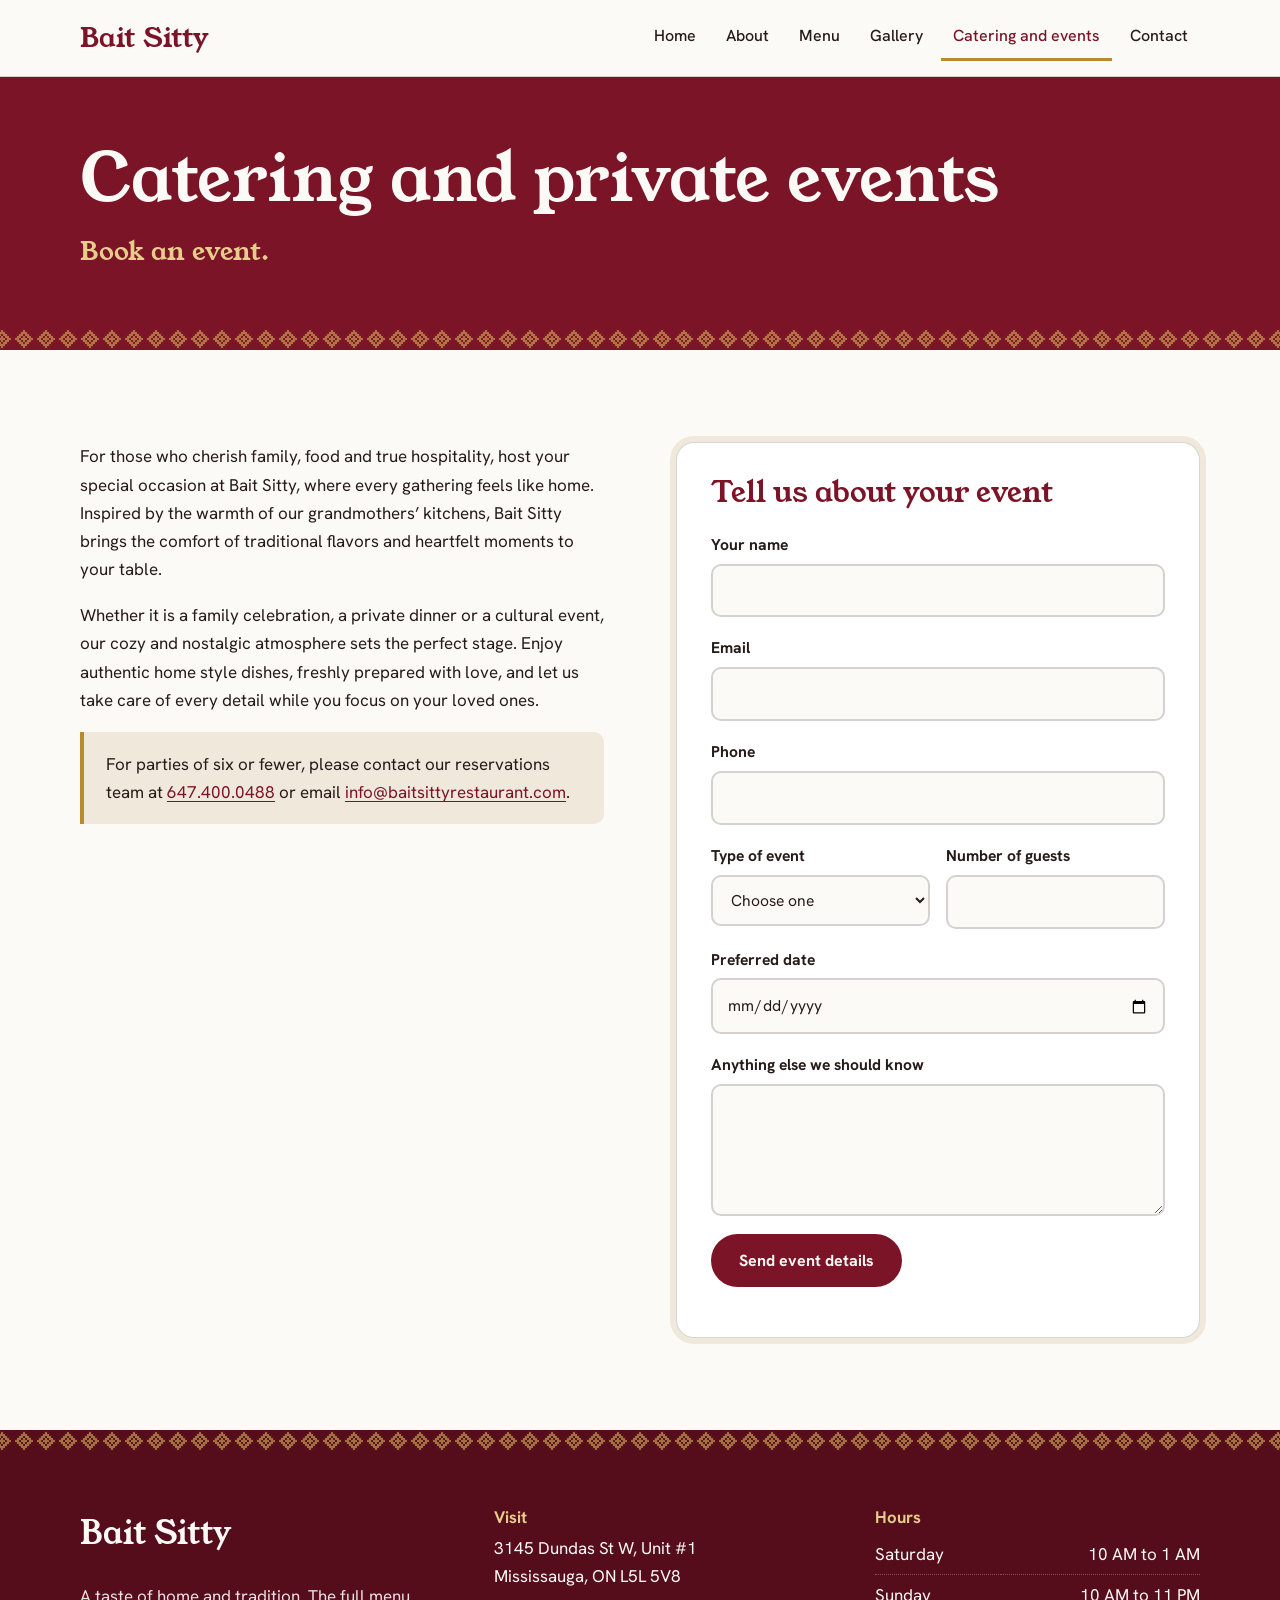
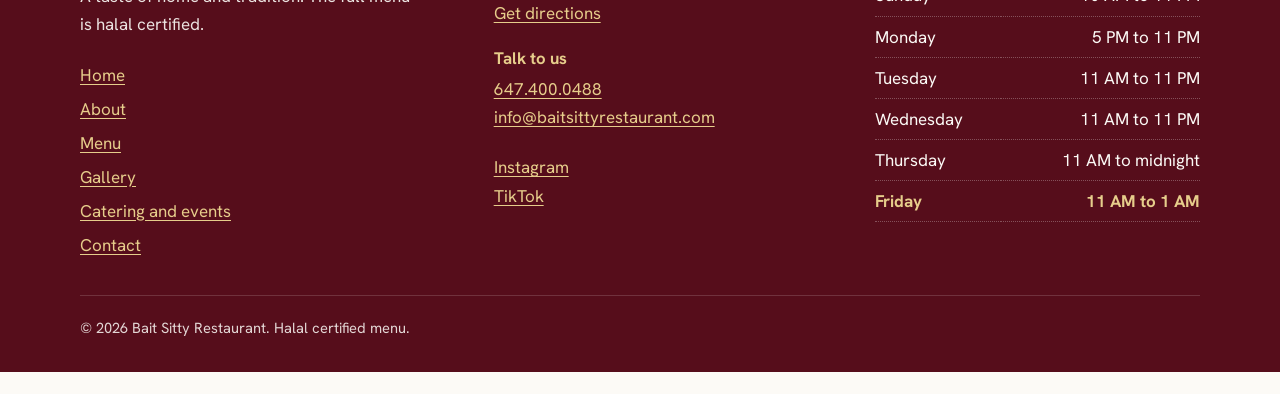
<file: catering.html>
<!doctype html>
<html lang="en">
<head>
<meta charset="utf-8">
<meta name="viewport" content="width=device-width, initial-scale=1">
<title>Catering and Private Events | Bait Sitty Restaurant</title>
<meta name="description" content="Host your family celebration, private dinner or cultural event at Bait Sitty.">
<meta name="theme-color" content="#7b1426">
<link rel="icon" href="assets/favicon.svg" type="image/svg+xml">
<link rel="preconnect" href="https://fonts.googleapis.com">
<link rel="preconnect" href="https://fonts.gstatic.com" crossorigin>
<link href="https://fonts.googleapis.com/css2?family=Hanken+Grotesk:wght@400;500;700&family=Young+Serif&display=swap" rel="stylesheet">
<link rel="stylesheet" href="assets/style.css">
</head>
<body class="">
<a class="skip" href="#main">Skip to content</a>
<header class="site-header">
  <div class="wrap bar">
    <a class="brand" href="index.html" aria-label="Bait Sitty, home">
      <img class="brand-logo" src="https://baitsittyrestaurant.com/wp-content/uploads/2025/10/WhatsApp-Image-2025-10-30-at-9.16.00-AM-Edited-e1761835567269.png" alt="" height="48" referrerpolicy="no-referrer" onerror="this.remove()">
      <span class="brand-name">Bait Sitty</span>
    </a>
    <button class="nav-toggle" type="button" aria-expanded="false" aria-controls="site-nav" aria-label="Open navigation"><span></span><span></span><span></span></button>
    <nav id="site-nav" class="site-nav" aria-label="Main"><a href="index.html">Home</a><a href="about.html">About</a><a href="menu.html">Menu</a><a href="gallery.html">Gallery</a><a href="catering.html" aria-current="page">Catering and events</a><a href="contact.html">Contact</a></nav>
  </div>
</header>
<main id="main">

<section class="page-head">
  <div class="wrap">
    <h1>Catering and private events</h1>
    <p class="lede">Book an event.</p>
  </div>
  <div class="stitch" aria-hidden="true"></div>
</section>
<section class="section">
  <div class="wrap two form-layout">
    <div class="prose">
      <p>For those who cherish family, food and true hospitality, host your special occasion at Bait Sitty, where every gathering feels like home. Inspired by the warmth of our grandmothers’ kitchens, Bait Sitty brings the comfort of traditional flavors and heartfelt moments to your table.</p>
      <p>Whether it is a family celebration, a private dinner or a cultural event, our cozy and nostalgic atmosphere sets the perfect stage. Enjoy authentic home style dishes, freshly prepared with love, and let us take care of every detail while you focus on your loved ones.</p>
      <p class="note">For parties of six or fewer, please contact our reservations team at <a href="tel:+16474000488">647.400.0488</a> or email <a href="mailto:info@baitsittyrestaurant.com">info@baitsittyrestaurant.com</a>.</p>
    </div>
    <form class="form" data-mailto="info@baitsittyrestaurant.com" data-subject="Event enquiry from the Bait Sitty website" novalidate>
      <h2>Tell us about your event</h2>
      <label for="c-name">Your name<input id="c-name" name="name" required autocomplete="name"></label>
      <label for="c-email">Email<input id="c-email" name="email" type="email" required autocomplete="email"></label>
      <label for="c-phone">Phone<input id="c-phone" name="phone" type="tel" autocomplete="tel"></label>
      <div class="row">
        <label for="c-type">Type of event
          <select id="c-type" name="type" required>
            <option value="">Choose one</option>
            <option>Family celebration</option>
            <option>Private dinner</option>
            <option>Cultural event</option>
            <option>Catering</option>
            <option>Something else</option>
          </select>
        </label>
        <label for="c-guests">Number of guests<input id="c-guests" name="guests" type="number" min="6" inputmode="numeric" required></label>
      </div>
      <label for="c-date">Preferred date<input id="c-date" name="date" type="date"></label>
      <label for="c-notes">Anything else we should know<textarea id="c-notes" name="notes" rows="4"></textarea></label>
      <button class="btn btn-red" type="submit">Send event details</button>
      <p class="form-status" role="status" aria-live="polite"></p>
    </form>
  </div>
</section>

</main>
<footer class="site-footer">
  <div class="stitch" aria-hidden="true"></div>
  <div class="wrap foot-grid">
    <div>
      <p class="foot-brand">Bait Sitty</p>
      <p class="foot-tag">A taste of home and tradition. The full menu is halal certified.</p>
      <ul class="foot-links"><li><a href="index.html">Home</a></li><li><a href="about.html">About</a></li><li><a href="menu.html">Menu</a></li><li><a href="gallery.html">Gallery</a></li><li><a href="catering.html">Catering and events</a></li><li><a href="contact.html">Contact</a></li></ul>
    </div>
    <div>
      <h2>Visit</h2>
      <address>3145 Dundas St W, Unit #1<br>Mississauga, ON L5L 5V8</address>
      <p><a href="https://www.google.com/maps/search/?api=1&query=3145+Dundas+St+W+Mississauga+ON" target="_blank" rel="noopener">Get directions</a></p>
      <h2>Talk to us</h2>
      <p><a href="tel:+16474000488">647.400.0488</a><br><a href="mailto:info@baitsittyrestaurant.com">info@baitsittyrestaurant.com</a></p>
      <p><a href="https://www.instagram.com/baitsittyrestaurant?igsh=MTJwc3AwNGZvd3J4ag==" target="_blank" rel="noopener">Instagram</a><br><a href="https://www.tiktok.com/@baitsitty?_r=1&_t=ZS-912yYYXIp20" target="_blank" rel="noopener">TikTok</a></p>
    </div>
    <div>
      <h2>Hours</h2>
      <table class="hours"><tbody><tr data-day="Saturday"><th scope="row">Saturday</th><td>10 AM to 1 AM</td></tr><tr data-day="Sunday"><th scope="row">Sunday</th><td>10 AM to 11 PM</td></tr><tr data-day="Monday"><th scope="row">Monday</th><td>5 PM to 11 PM</td></tr><tr data-day="Tuesday"><th scope="row">Tuesday</th><td>11 AM to 11 PM</td></tr><tr data-day="Wednesday"><th scope="row">Wednesday</th><td>11 AM to 11 PM</td></tr><tr data-day="Thursday"><th scope="row">Thursday</th><td>11 AM to midnight</td></tr><tr data-day="Friday"><th scope="row">Friday</th><td>11 AM to 1 AM</td></tr></tbody></table>
    </div>
  </div>
  <p class="wrap legal">© 2026 Bait Sitty Restaurant. Halal certified menu.</p>
</footer>
<script src="assets/main.js"></script>
</body>
</html>
</file>
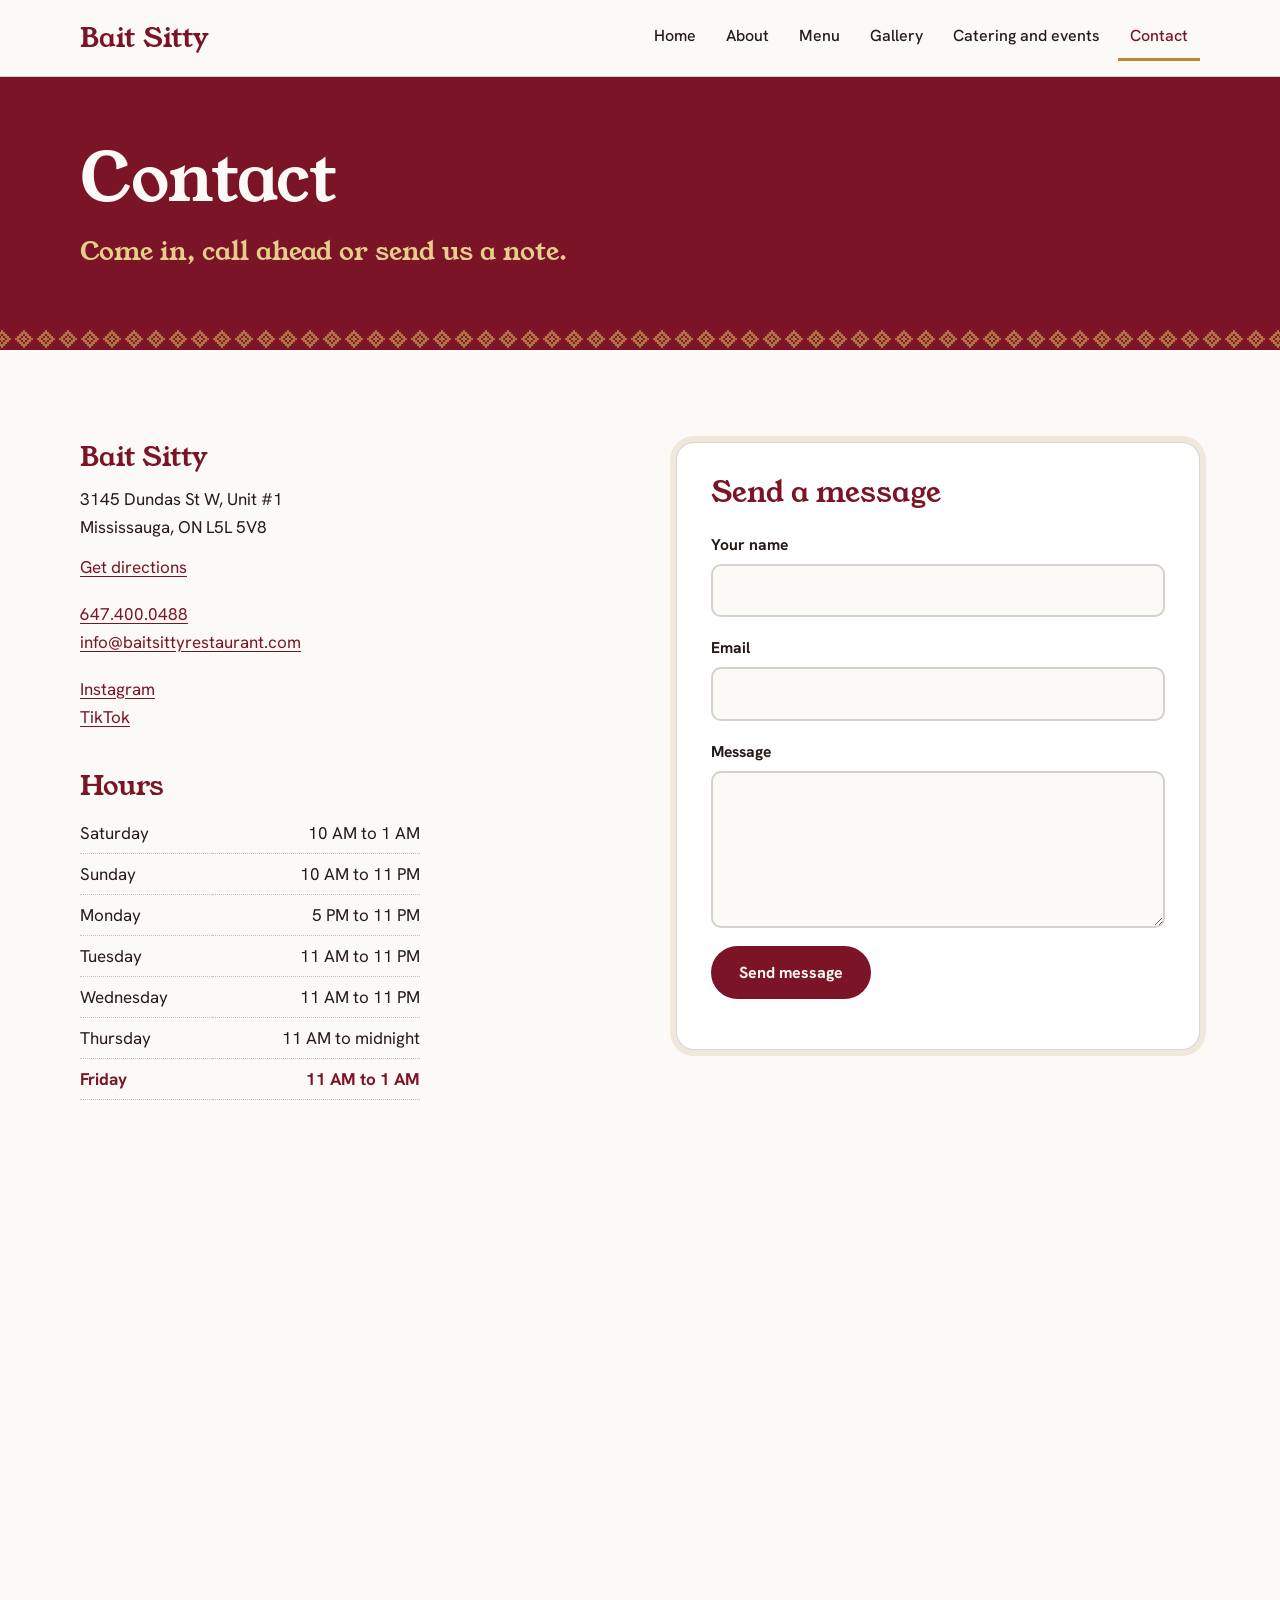
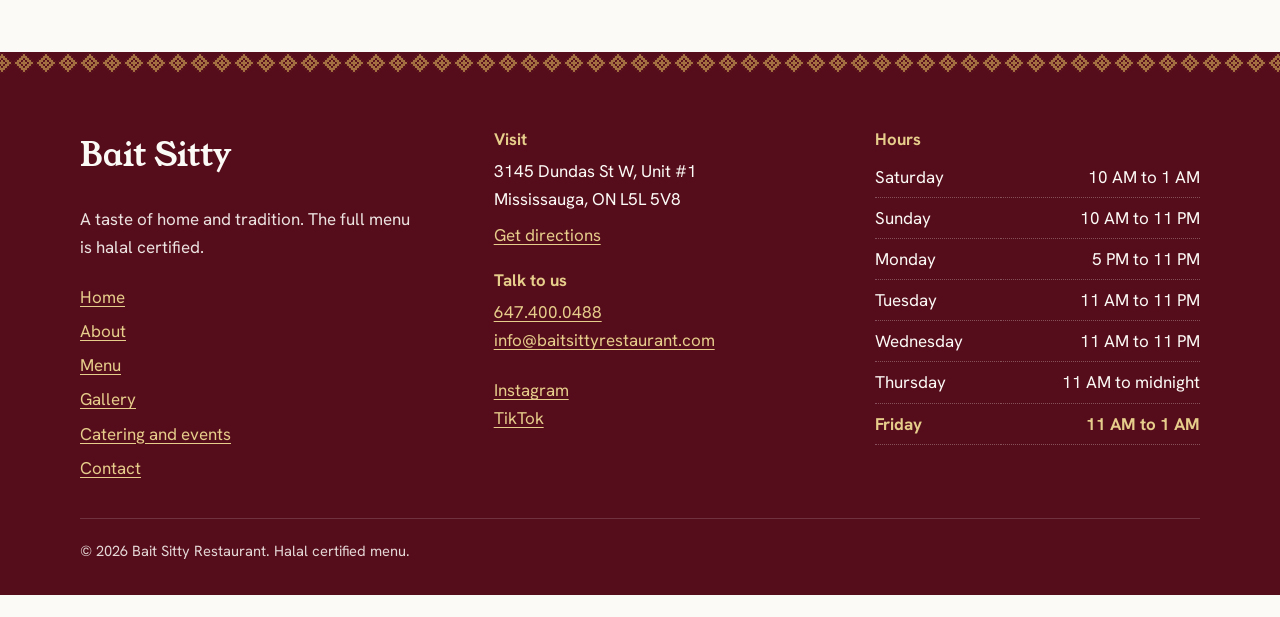
<file: contact.html>
<!doctype html>
<html lang="en">
<head>
<meta charset="utf-8">
<meta name="viewport" content="width=device-width, initial-scale=1">
<title>Contact | Bait Sitty Restaurant</title>
<meta name="description" content="Address, hours, phone and email for Bait Sitty, 3145 Dundas St W, Mississauga.">
<meta name="theme-color" content="#7b1426">
<link rel="icon" href="assets/favicon.svg" type="image/svg+xml">
<link rel="preconnect" href="https://fonts.googleapis.com">
<link rel="preconnect" href="https://fonts.gstatic.com" crossorigin>
<link href="https://fonts.googleapis.com/css2?family=Hanken+Grotesk:wght@400;500;700&family=Young+Serif&display=swap" rel="stylesheet">
<link rel="stylesheet" href="assets/style.css">
</head>
<body class="">
<a class="skip" href="#main">Skip to content</a>
<header class="site-header">
  <div class="wrap bar">
    <a class="brand" href="index.html" aria-label="Bait Sitty, home">
      <img class="brand-logo" src="https://baitsittyrestaurant.com/wp-content/uploads/2025/10/WhatsApp-Image-2025-10-30-at-9.16.00-AM-Edited-e1761835567269.png" alt="" height="48" referrerpolicy="no-referrer" onerror="this.remove()">
      <span class="brand-name">Bait Sitty</span>
    </a>
    <button class="nav-toggle" type="button" aria-expanded="false" aria-controls="site-nav" aria-label="Open navigation"><span></span><span></span><span></span></button>
    <nav id="site-nav" class="site-nav" aria-label="Main"><a href="index.html">Home</a><a href="about.html">About</a><a href="menu.html">Menu</a><a href="gallery.html">Gallery</a><a href="catering.html">Catering and events</a><a href="contact.html" aria-current="page">Contact</a></nav>
  </div>
</header>
<main id="main">

<section class="page-head">
  <div class="wrap">
    <h1>Contact</h1>
    <p class="lede">Come in, call ahead or send us a note.</p>
  </div>
  <div class="stitch" aria-hidden="true"></div>
</section>
<section class="section">
  <div class="wrap two form-layout">
    <div>
      <div class="contact-block">
        <h2>Bait Sitty</h2>
        <address>3145 Dundas St W, Unit #1<br>Mississauga, ON L5L 5V8</address>
        <p><a href="https://www.google.com/maps/search/?api=1&query=3145+Dundas+St+W+Mississauga+ON" target="_blank" rel="noopener">Get directions</a></p>
        <p><a href="tel:+16474000488">647.400.0488</a><br><a href="mailto:info@baitsittyrestaurant.com">info@baitsittyrestaurant.com</a></p>
        <p><a href="https://www.instagram.com/baitsittyrestaurant?igsh=MTJwc3AwNGZvd3J4ag==" target="_blank" rel="noopener">Instagram</a><br><a href="https://www.tiktok.com/@baitsitty?_r=1&_t=ZS-912yYYXIp20" target="_blank" rel="noopener">TikTok</a></p>
      </div>
      <div class="contact-block">
        <h2>Hours</h2>
        <table class="hours hours-light"><tbody><tr data-day="Saturday"><th scope="row">Saturday</th><td>10 AM to 1 AM</td></tr><tr data-day="Sunday"><th scope="row">Sunday</th><td>10 AM to 11 PM</td></tr><tr data-day="Monday"><th scope="row">Monday</th><td>5 PM to 11 PM</td></tr><tr data-day="Tuesday"><th scope="row">Tuesday</th><td>11 AM to 11 PM</td></tr><tr data-day="Wednesday"><th scope="row">Wednesday</th><td>11 AM to 11 PM</td></tr><tr data-day="Thursday"><th scope="row">Thursday</th><td>11 AM to midnight</td></tr><tr data-day="Friday"><th scope="row">Friday</th><td>11 AM to 1 AM</td></tr></tbody></table>
      </div>
    </div>
    <form class="form" data-mailto="info@baitsittyrestaurant.com" data-subject="Message from the Bait Sitty website" novalidate>
      <h2>Send a message</h2>
      <label for="m-name">Your name<input id="m-name" name="name" required autocomplete="name"></label>
      <label for="m-email">Email<input id="m-email" name="email" type="email" required autocomplete="email"></label>
      <label for="m-msg">Message<textarea id="m-msg" name="message" rows="5" required></textarea></label>
      <button class="btn btn-red" type="submit">Send message</button>
      <p class="form-status" role="status" aria-live="polite"></p>
    </form>
  </div>
</section>
<section class="map">
  <iframe title="Map to Bait Sitty, 3145 Dundas St W, Mississauga" src="https://maps.google.com/maps?q=3145%20Dundas%20St%20W%20Mississauga&t=m&z=14&output=embed&iwloc=near" loading="lazy" referrerpolicy="no-referrer-when-downgrade" allowfullscreen></iframe>
</section>

</main>
<footer class="site-footer">
  <div class="stitch" aria-hidden="true"></div>
  <div class="wrap foot-grid">
    <div>
      <p class="foot-brand">Bait Sitty</p>
      <p class="foot-tag">A taste of home and tradition. The full menu is halal certified.</p>
      <ul class="foot-links"><li><a href="index.html">Home</a></li><li><a href="about.html">About</a></li><li><a href="menu.html">Menu</a></li><li><a href="gallery.html">Gallery</a></li><li><a href="catering.html">Catering and events</a></li><li><a href="contact.html">Contact</a></li></ul>
    </div>
    <div>
      <h2>Visit</h2>
      <address>3145 Dundas St W, Unit #1<br>Mississauga, ON L5L 5V8</address>
      <p><a href="https://www.google.com/maps/search/?api=1&query=3145+Dundas+St+W+Mississauga+ON" target="_blank" rel="noopener">Get directions</a></p>
      <h2>Talk to us</h2>
      <p><a href="tel:+16474000488">647.400.0488</a><br><a href="mailto:info@baitsittyrestaurant.com">info@baitsittyrestaurant.com</a></p>
      <p><a href="https://www.instagram.com/baitsittyrestaurant?igsh=MTJwc3AwNGZvd3J4ag==" target="_blank" rel="noopener">Instagram</a><br><a href="https://www.tiktok.com/@baitsitty?_r=1&_t=ZS-912yYYXIp20" target="_blank" rel="noopener">TikTok</a></p>
    </div>
    <div>
      <h2>Hours</h2>
      <table class="hours"><tbody><tr data-day="Saturday"><th scope="row">Saturday</th><td>10 AM to 1 AM</td></tr><tr data-day="Sunday"><th scope="row">Sunday</th><td>10 AM to 11 PM</td></tr><tr data-day="Monday"><th scope="row">Monday</th><td>5 PM to 11 PM</td></tr><tr data-day="Tuesday"><th scope="row">Tuesday</th><td>11 AM to 11 PM</td></tr><tr data-day="Wednesday"><th scope="row">Wednesday</th><td>11 AM to 11 PM</td></tr><tr data-day="Thursday"><th scope="row">Thursday</th><td>11 AM to midnight</td></tr><tr data-day="Friday"><th scope="row">Friday</th><td>11 AM to 1 AM</td></tr></tbody></table>
    </div>
  </div>
  <p class="wrap legal">© 2026 Bait Sitty Restaurant. Halal certified menu.</p>
</footer>
<script src="assets/main.js"></script>
</body>
</html>
</file>
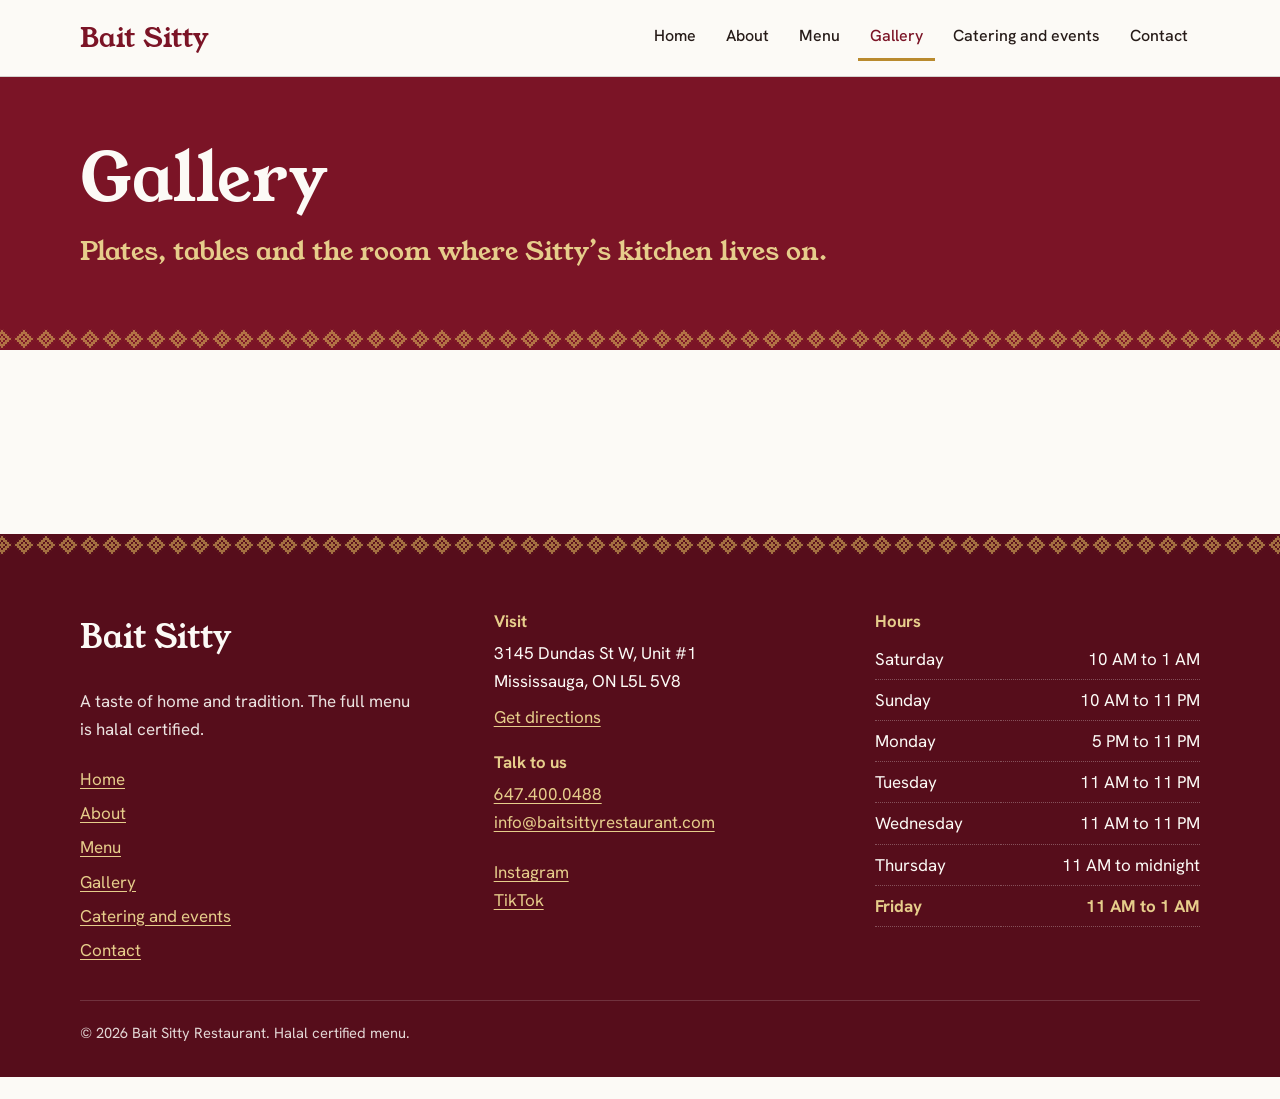
<file: gallery.html>
<!doctype html>
<html lang="en">
<head>
<meta charset="utf-8">
<meta name="viewport" content="width=device-width, initial-scale=1">
<title>Gallery | Bait Sitty Restaurant</title>
<meta name="description" content="Photos of the food and the room at Bait Sitty in Mississauga.">
<meta name="theme-color" content="#7b1426">
<link rel="icon" href="assets/favicon.svg" type="image/svg+xml">
<link rel="preconnect" href="https://fonts.googleapis.com">
<link rel="preconnect" href="https://fonts.gstatic.com" crossorigin>
<link href="https://fonts.googleapis.com/css2?family=Hanken+Grotesk:wght@400;500;700&family=Young+Serif&display=swap" rel="stylesheet">
<link rel="stylesheet" href="assets/style.css">
</head>
<body class="">
<a class="skip" href="#main">Skip to content</a>
<header class="site-header">
  <div class="wrap bar">
    <a class="brand" href="index.html" aria-label="Bait Sitty, home">
      <img class="brand-logo" src="https://baitsittyrestaurant.com/wp-content/uploads/2025/10/WhatsApp-Image-2025-10-30-at-9.16.00-AM-Edited-e1761835567269.png" alt="" height="48" referrerpolicy="no-referrer" onerror="this.remove()">
      <span class="brand-name">Bait Sitty</span>
    </a>
    <button class="nav-toggle" type="button" aria-expanded="false" aria-controls="site-nav" aria-label="Open navigation"><span></span><span></span><span></span></button>
    <nav id="site-nav" class="site-nav" aria-label="Main"><a href="index.html">Home</a><a href="about.html">About</a><a href="menu.html">Menu</a><a href="gallery.html" aria-current="page">Gallery</a><a href="catering.html">Catering and events</a><a href="contact.html">Contact</a></nav>
  </div>
</header>
<main id="main">

<section class="page-head">
  <div class="wrap">
    <h1>Gallery</h1>
    <p class="lede">Plates, tables and the room where Sitty’s kitchen lives on.</p>
  </div>
  <div class="stitch" aria-hidden="true"></div>
</section>
<section class="section">
  <div class="wrap">
    <ul class="gallery" id="gallery"><li><button type="button" class="g-item" data-full="https://baitsittyrestaurant.com/wp-content/uploads/2025/11/WhatsApp-Image-2025-11-02-at-2.49.19-AM.jpeg" aria-label="Open photo 1 of 15"><img src="https://baitsittyrestaurant.com/wp-content/uploads/2025/11/WhatsApp-Image-2025-11-02-at-2.49.19-AM.jpeg" alt="Bait Sitty photo 1 of 15" loading="lazy" referrerpolicy="no-referrer" onerror="this.closest('li').remove()"></button></li><li><button type="button" class="g-item" data-full="https://baitsittyrestaurant.com/wp-content/uploads/2025/11/WhatsApp-Image-2025-11-02-at-2.39.12-AM.jpeg" aria-label="Open photo 2 of 15"><img src="https://baitsittyrestaurant.com/wp-content/uploads/2025/11/WhatsApp-Image-2025-11-02-at-2.39.12-AM.jpeg" alt="Bait Sitty photo 2 of 15" loading="lazy" referrerpolicy="no-referrer" onerror="this.closest('li').remove()"></button></li><li><button type="button" class="g-item" data-full="https://baitsittyrestaurant.com/wp-content/uploads/2025/11/WhatsApp-Image-2025-11-01-at-12.04.28-PM.jpeg" aria-label="Open photo 3 of 15"><img src="https://baitsittyrestaurant.com/wp-content/uploads/2025/11/WhatsApp-Image-2025-11-01-at-12.04.28-PM.jpeg" alt="Bait Sitty photo 3 of 15" loading="lazy" referrerpolicy="no-referrer" onerror="this.closest('li').remove()"></button></li><li><button type="button" class="g-item" data-full="https://baitsittyrestaurant.com/wp-content/uploads/2025/11/WhatsApp-Image-2025-11-01-at-10.30.06-AM.jpeg" aria-label="Open photo 4 of 15"><img src="https://baitsittyrestaurant.com/wp-content/uploads/2025/11/WhatsApp-Image-2025-11-01-at-10.30.06-AM.jpeg" alt="Bait Sitty photo 4 of 15" loading="lazy" referrerpolicy="no-referrer" onerror="this.closest('li').remove()"></button></li><li><button type="button" class="g-item" data-full="https://baitsittyrestaurant.com/wp-content/uploads/2025/11/WhatsApp-Image-2025-11-01-at-10.30.06-AM-1.jpeg" aria-label="Open photo 5 of 15"><img src="https://baitsittyrestaurant.com/wp-content/uploads/2025/11/WhatsApp-Image-2025-11-01-at-10.30.06-AM-1.jpeg" alt="Bait Sitty photo 5 of 15" loading="lazy" referrerpolicy="no-referrer" onerror="this.closest('li').remove()"></button></li><li><button type="button" class="g-item" data-full="https://baitsittyrestaurant.com/wp-content/uploads/2025/11/WhatsApp-Image-2025-11-01-at-10.30.06-AM-3-e1762294048363.jpeg" aria-label="Open photo 6 of 15"><img src="https://baitsittyrestaurant.com/wp-content/uploads/2025/11/WhatsApp-Image-2025-11-01-at-10.30.06-AM-3-e1762294048363.jpeg" alt="Bait Sitty photo 6 of 15" loading="lazy" referrerpolicy="no-referrer" onerror="this.closest('li').remove()"></button></li><li><button type="button" class="g-item" data-full="https://baitsittyrestaurant.com/wp-content/uploads/2025/11/WhatsApp-Image-2025-11-01-at-11.02.34-AM-1.jpeg" aria-label="Open photo 7 of 15"><img src="https://baitsittyrestaurant.com/wp-content/uploads/2025/11/WhatsApp-Image-2025-11-01-at-11.02.34-AM-1.jpeg" alt="Bait Sitty photo 7 of 15" loading="lazy" referrerpolicy="no-referrer" onerror="this.closest('li').remove()"></button></li><li><button type="button" class="g-item" data-full="https://baitsittyrestaurant.com/wp-content/uploads/2025/11/WhatsApp-Image-2025-11-01-at-10.19.37-AM.jpeg" aria-label="Open photo 8 of 15"><img src="https://baitsittyrestaurant.com/wp-content/uploads/2025/11/WhatsApp-Image-2025-11-01-at-10.19.37-AM.jpeg" alt="Bait Sitty photo 8 of 15" loading="lazy" referrerpolicy="no-referrer" onerror="this.closest('li').remove()"></button></li><li><button type="button" class="g-item" data-full="https://baitsittyrestaurant.com/wp-content/uploads/2025/11/WhatsApp-Image-2025-11-02-at-2.49.20-AM.jpeg" aria-label="Open photo 9 of 15"><img src="https://baitsittyrestaurant.com/wp-content/uploads/2025/11/WhatsApp-Image-2025-11-02-at-2.49.20-AM.jpeg" alt="Bait Sitty photo 9 of 15" loading="lazy" referrerpolicy="no-referrer" onerror="this.closest('li').remove()"></button></li><li><button type="button" class="g-item" data-full="https://baitsittyrestaurant.com/wp-content/uploads/2025/11/WhatsApp-Image-2025-11-04-at-3.01.04-PM-3.jpeg" aria-label="Open photo 10 of 15"><img src="https://baitsittyrestaurant.com/wp-content/uploads/2025/11/WhatsApp-Image-2025-11-04-at-3.01.04-PM-3.jpeg" alt="Bait Sitty photo 10 of 15" loading="lazy" referrerpolicy="no-referrer" onerror="this.closest('li').remove()"></button></li><li><button type="button" class="g-item" data-full="https://baitsittyrestaurant.com/wp-content/uploads/2025/11/WhatsApp-Image-2025-11-04-at-3.01.04-PM-2.jpeg" aria-label="Open photo 11 of 15"><img src="https://baitsittyrestaurant.com/wp-content/uploads/2025/11/WhatsApp-Image-2025-11-04-at-3.01.04-PM-2.jpeg" alt="Bait Sitty photo 11 of 15" loading="lazy" referrerpolicy="no-referrer" onerror="this.closest('li').remove()"></button></li><li><button type="button" class="g-item" data-full="https://baitsittyrestaurant.com/wp-content/uploads/2025/11/WhatsApp-Image-2025-11-04-at-3.01.04-PM-1.jpeg" aria-label="Open photo 12 of 15"><img src="https://baitsittyrestaurant.com/wp-content/uploads/2025/11/WhatsApp-Image-2025-11-04-at-3.01.04-PM-1.jpeg" alt="Bait Sitty photo 12 of 15" loading="lazy" referrerpolicy="no-referrer" onerror="this.closest('li').remove()"></button></li><li><button type="button" class="g-item" data-full="https://baitsittyrestaurant.com/wp-content/uploads/2025/11/WhatsApp-Image-2025-11-04-at-3.01.04-PM.jpeg" aria-label="Open photo 13 of 15"><img src="https://baitsittyrestaurant.com/wp-content/uploads/2025/11/WhatsApp-Image-2025-11-04-at-3.01.04-PM.jpeg" alt="Bait Sitty photo 13 of 15" loading="lazy" referrerpolicy="no-referrer" onerror="this.closest('li').remove()"></button></li><li><button type="button" class="g-item" data-full="https://baitsittyrestaurant.com/wp-content/uploads/2025/11/WhatsApp-Image-2025-11-05-at-00.32.41_8d3b6da3.jpg" aria-label="Open photo 14 of 15"><img src="https://baitsittyrestaurant.com/wp-content/uploads/2025/11/WhatsApp-Image-2025-11-05-at-00.32.41_8d3b6da3.jpg" alt="Bait Sitty photo 14 of 15" loading="lazy" referrerpolicy="no-referrer" onerror="this.closest('li').remove()"></button></li><li><button type="button" class="g-item" data-full="https://baitsittyrestaurant.com/wp-content/uploads/2025/11/WhatsApp-Image-2025-11-02-at-2.44.23-AM.jpeg" aria-label="Open photo 15 of 15"><img src="https://baitsittyrestaurant.com/wp-content/uploads/2025/11/WhatsApp-Image-2025-11-02-at-2.44.23-AM.jpeg" alt="Bait Sitty photo 15 of 15" loading="lazy" referrerpolicy="no-referrer" onerror="this.closest('li').remove()"></button></li></ul>
  </div>
</section>
<dialog id="lightbox" aria-label="Photo viewer">
  <button type="button" class="lb-close" aria-label="Close">Close</button>
  <button type="button" class="lb-prev" aria-label="Previous photo">Previous</button>
  <img alt="">
  <button type="button" class="lb-next" aria-label="Next photo">Next</button>
</dialog>

</main>
<footer class="site-footer">
  <div class="stitch" aria-hidden="true"></div>
  <div class="wrap foot-grid">
    <div>
      <p class="foot-brand">Bait Sitty</p>
      <p class="foot-tag">A taste of home and tradition. The full menu is halal certified.</p>
      <ul class="foot-links"><li><a href="index.html">Home</a></li><li><a href="about.html">About</a></li><li><a href="menu.html">Menu</a></li><li><a href="gallery.html">Gallery</a></li><li><a href="catering.html">Catering and events</a></li><li><a href="contact.html">Contact</a></li></ul>
    </div>
    <div>
      <h2>Visit</h2>
      <address>3145 Dundas St W, Unit #1<br>Mississauga, ON L5L 5V8</address>
      <p><a href="https://www.google.com/maps/search/?api=1&query=3145+Dundas+St+W+Mississauga+ON" target="_blank" rel="noopener">Get directions</a></p>
      <h2>Talk to us</h2>
      <p><a href="tel:+16474000488">647.400.0488</a><br><a href="mailto:info@baitsittyrestaurant.com">info@baitsittyrestaurant.com</a></p>
      <p><a href="https://www.instagram.com/baitsittyrestaurant?igsh=MTJwc3AwNGZvd3J4ag==" target="_blank" rel="noopener">Instagram</a><br><a href="https://www.tiktok.com/@baitsitty?_r=1&_t=ZS-912yYYXIp20" target="_blank" rel="noopener">TikTok</a></p>
    </div>
    <div>
      <h2>Hours</h2>
      <table class="hours"><tbody><tr data-day="Saturday"><th scope="row">Saturday</th><td>10 AM to 1 AM</td></tr><tr data-day="Sunday"><th scope="row">Sunday</th><td>10 AM to 11 PM</td></tr><tr data-day="Monday"><th scope="row">Monday</th><td>5 PM to 11 PM</td></tr><tr data-day="Tuesday"><th scope="row">Tuesday</th><td>11 AM to 11 PM</td></tr><tr data-day="Wednesday"><th scope="row">Wednesday</th><td>11 AM to 11 PM</td></tr><tr data-day="Thursday"><th scope="row">Thursday</th><td>11 AM to midnight</td></tr><tr data-day="Friday"><th scope="row">Friday</th><td>11 AM to 1 AM</td></tr></tbody></table>
    </div>
  </div>
  <p class="wrap legal">© 2026 Bait Sitty Restaurant. Halal certified menu.</p>
</footer>
<script src="assets/main.js"></script>
</body>
</html>
</file>
<file: assets/style.css>
/* Bait Sitty. Palette is taken from tatreez embroidery: crimson thread, olive oil, brass, lace. */
:root {
  --ink: #261b18;
  --muted: #5c4e47;
  --red: #7b1426;
  --red-deep: #560d1b;
  --olive: #3b4727;
  --olive-deep: #2c361d;
  --brass: #b98a2e;
  --brass-light: #e6cd8b;
  --lace: #fcfaf6;
  --sand: #f0e8da;
  --line: rgba(38, 27, 24, 0.18);
  --display: "Young Serif", Georgia, "Times New Roman", serif;
  --body: "Hanken Grotesk", system-ui, -apple-system, "Segoe UI", sans-serif;
}

*, *::before, *::after { box-sizing: border-box; }
html { scroll-behavior: smooth; scroll-padding-top: 130px; }
body {
  margin: 0;
  font-family: var(--body);
  font-size: 1.0625rem;
  line-height: 1.65;
  color: var(--ink);
  background: var(--lace);
  -webkit-font-smoothing: antialiased;
}
img { max-width: 100%; display: block; }
a { color: var(--red); text-underline-offset: 3px; }
a:hover { color: var(--red-deep); }
:focus-visible { outline: 3px solid var(--brass); outline-offset: 3px; }
.sr { position: absolute; width: 1px; height: 1px; overflow: hidden; clip: rect(0 0 0 0); white-space: nowrap; }
.skip { position: absolute; left: 12px; top: -60px; background: var(--ink); color: var(--lace); padding: 10px 16px; border-radius: 8px; z-index: 100; }
.skip:focus { top: 12px; }

.wrap { width: min(1120px, calc(100% - 48px)); margin-inline: auto; }
h1, h2, h3, h4 { font-family: var(--display); font-weight: 400; line-height: 1.12; margin: 0; }
p { margin: 0 0 1.1em; }

/* tatreez band */
.stitch {
  height: 22px;
  background: url("tatreez-brass.svg") repeat-x center / auto 22px;
}
.stitch.draw { animation: stitch-in 1.8s steps(40) both; }
@keyframes stitch-in { from { clip-path: inset(0 100% 0 0); } to { clip-path: inset(0 0 0 0); } }
@media (prefers-reduced-motion: reduce) {
  .stitch.draw { animation: none; }
  html { scroll-behavior: auto; }
}

/* header */
.site-header { background: var(--lace); border-bottom: 1px solid var(--line); position: relative; z-index: 20; }
.bar { display: flex; align-items: center; justify-content: space-between; gap: 24px; min-height: 76px; }
.brand { display: flex; align-items: center; gap: 12px; text-decoration: none; color: var(--red); }
.brand-logo { height: 48px; width: auto; }
.brand-name { font-family: var(--display); font-size: 1.7rem; letter-spacing: 0.005em; }
.site-nav { display: flex; gap: 6px; flex-wrap: wrap; justify-content: flex-end; }
.site-nav a {
  text-decoration: none; color: var(--ink); font-weight: 500; font-size: 1rem;
  padding: 8px 12px; border-bottom: 3px solid transparent;
}
.site-nav a:hover { color: var(--red); border-bottom-color: var(--brass-light); }
.site-nav a[aria-current="page"] { color: var(--red); border-bottom-color: var(--brass); }
.nav-toggle { display: none; background: none; border: 1px solid var(--line); border-radius: 10px; width: 46px; height: 46px; padding: 0; cursor: pointer; flex-direction: column; justify-content: center; align-items: center; gap: 5px; }
.nav-toggle span { display: block; width: 20px; height: 2px; background: var(--ink); }

@media (max-width: 900px) {
  .nav-toggle { display: flex; }
  .site-nav {
    display: none; position: absolute; left: 0; right: 0; top: 100%;
    background: var(--lace); flex-direction: column; gap: 0; padding: 8px 24px 20px;
    border-bottom: 1px solid var(--line); box-shadow: 0 18px 30px rgba(38, 27, 24, 0.12);
  }
  .site-nav.open { display: flex; }
  .site-nav a { padding: 14px 0; border-bottom: 1px solid var(--line); font-size: 1.1rem; }
  .site-nav a[aria-current="page"] { border-bottom-color: var(--brass); }
}

/* buttons */
.btn {
  display: inline-block; font-family: var(--body); font-weight: 700; font-size: 1rem;
  text-decoration: none; padding: 14px 26px; border-radius: 999px; border: 2px solid transparent; cursor: pointer;
  transition: background-color 0.15s, color 0.15s, border-color 0.15s;
}
.btn-brass { background: var(--brass-light); color: var(--red-deep); }
.btn-brass:hover { background: #f1dfae; color: var(--red-deep); }
.btn-ghost { border-color: var(--brass-light); color: var(--lace); background: transparent; }
.btn-ghost:hover { background: rgba(255, 255, 255, 0.1); color: var(--lace); }
.btn-red { background: var(--red); color: var(--lace); }
.btn-red:hover { background: var(--red-deep); color: var(--lace); }
.btn-row { display: flex; gap: 14px; flex-wrap: wrap; margin: 28px 0 0; }

/* hero */
.hero { background: var(--red); color: var(--lace); }
.hero-grid { display: grid; grid-template-columns: 1.15fr 0.85fr; gap: 64px; align-items: center; padding: 72px 0 80px; }
.hero-kicker { font-size: 1rem; color: var(--brass-light); margin-bottom: 14px; font-weight: 500; }
.hero h1 { font-size: clamp(3rem, 7.4vw, 6rem); line-height: 0.98; letter-spacing: -0.01em; }
.hero-sub { font-family: var(--display); font-size: clamp(1.4rem, 2.6vw, 2rem); color: var(--brass-light); margin: 18px 0 22px; }
.hero-text { max-width: 54ch; font-size: 1.125rem; opacity: 0.95; }
.hero-fact { margin: 26px 0 0; font-size: 0.98rem; color: var(--brass-light); }
.arch-wrap { display: flex; justify-content: center; padding: 10px; }
.arch {
  width: min(400px, 100%); aspect-ratio: 4 / 5; border-radius: 999px 999px 14px 14px; overflow: hidden;
  background: var(--red-deep) url("tatreez-brass.svg") center / 33px;
  box-shadow: 0 0 0 9px var(--red), 0 0 0 12px var(--brass-light);
}
.arch img { width: 100%; height: 100%; object-fit: cover; }
@media (max-width: 860px) {
  .hero-grid { grid-template-columns: 1fr; gap: 44px; padding: 52px 0 60px; }
  .arch { width: min(320px, 82%); }
}

/* sections */
.section { padding: 92px 0; }
.section-title { font-size: clamp(2rem, 4vw, 3rem); color: var(--red); margin-bottom: 14px; }
.section-lede { font-size: 1.2rem; max-width: 52ch; color: var(--muted); }
.center { text-align: center; margin-top: 44px; }
.two { display: grid; grid-template-columns: 1fr 1fr; gap: 72px; align-items: center; }
.two.flip > :first-child { order: 0; }
.prose p { max-width: 60ch; }
.prose h2 { font-size: clamp(2rem, 3.6vw, 2.8rem); margin-bottom: 20px; }
.big { font-family: var(--display); font-size: clamp(1.35rem, 2.4vw, 1.8rem); line-height: 1.3; margin-top: 1.4em; }
.pull { font-family: var(--display); font-size: clamp(1.8rem, 3.8vw, 2.9rem); line-height: 1.18; color: var(--red); margin: 0; }
.text-link { font-weight: 700; }
.frame { border-radius: 14px; overflow: hidden; aspect-ratio: 5 / 4; background: var(--sand) url("tatreez-red.svg") center / 33px; box-shadow: 0 0 0 8px var(--lace), 0 0 0 10px var(--brass); }
.frame.tall { aspect-ratio: 4 / 5; }
.frame img { width: 100%; height: 100%; object-fit: cover; }
@media (max-width: 860px) {
  .section { padding: 64px 0; }
  .two { grid-template-columns: 1fr; gap: 44px; }
  .two.flip > :first-child { order: 0; }
  .frame { margin: 0 10px; }
}

.welcome { background: var(--lace); }
.favourites { background: var(--sand); }
.ambience { background: var(--olive); color: var(--lace); }
.ambience a { color: var(--brass-light); }
.ambience .frame { box-shadow: 0 0 0 8px var(--olive), 0 0 0 10px var(--brass-light); background-color: var(--olive-deep); background-image: url("tatreez-brass.svg"); }
.events { background: var(--lace); }
.event-cta p { margin-top: 18px; color: var(--muted); }

/* menu items */
.items, .drinks { list-style: none; margin: 0; padding: 0; display: grid; grid-template-columns: 1fr 1fr; gap: 26px 64px; }
.fav-list { margin-top: 40px; }
.item-head { display: flex; align-items: baseline; gap: 10px; }
.item h4 { font-size: 1.28rem; color: var(--ink); }
.dots { flex: 1; min-width: 20px; border-bottom: 2px dotted rgba(38, 27, 24, 0.35); transform: translateY(-5px); }
.price { font-family: var(--display); font-size: 1.2rem; color: var(--red); white-space: nowrap; }
.gloss { margin: 2px 0 0; font-style: italic; color: var(--olive); font-size: 0.98rem; }
.desc { margin: 4px 0 0; color: var(--muted); font-size: 1rem; line-height: 1.5; max-width: 46ch; }
@media (max-width: 760px) { .items, .drinks { grid-template-columns: 1fr; gap: 22px; } }

/* page heads */
.page-head { background: var(--red); color: var(--lace); padding: 64px 0 0; }
.page-head .wrap { padding-bottom: 56px; }
.page-head h1 { font-size: clamp(2.4rem, 5.6vw, 4.2rem); }
.page-head .lede { font-family: var(--display); color: var(--brass-light); font-size: clamp(1.2rem, 2.2vw, 1.6rem); margin: 14px 0 0; }
.menu-head .two { align-items: center; padding-bottom: 56px; gap: 56px; }
.menu-head .head-text { max-width: 54ch; margin-top: 22px; }
.halal { display: inline-block; margin: 6px 0 0; padding: 8px 18px; border: 2px solid var(--brass-light); border-radius: 999px; color: var(--brass-light); font-weight: 700; }
.menu-head .frame { box-shadow: 0 0 0 8px var(--red), 0 0 0 10px var(--brass-light); background-color: var(--red-deep); background-image: url("tatreez-brass.svg"); }

/* menu page */
.menu-tools { position: sticky; top: 0; z-index: 15; background: var(--lace); border-bottom: 1px solid var(--line); padding: 14px 0 10px; }
.search input {
  width: 100%; font: inherit; padding: 13px 18px; border-radius: 999px; border: 2px solid var(--line); background: #fff; color: var(--ink);
}
.search input:focus { border-color: var(--brass); outline: none; }
.chips { display: flex; gap: 8px; overflow-x: auto; padding: 12px 0 4px; scrollbar-width: thin; }
.chips a {
  flex: 0 0 auto; text-decoration: none; color: var(--ink); font-weight: 500; font-size: 0.96rem;
  padding: 8px 16px; border: 2px solid var(--line); border-radius: 999px; background: var(--lace);
}
.chips a:hover { border-color: var(--brass); }
.chips a.active { background: var(--red); border-color: var(--red); color: var(--lace); }
.menu-body { padding: 36px 0 90px; }
.cat { padding: 48px 0 8px; }
.cat h2 { font-size: clamp(2rem, 4vw, 2.9rem); color: var(--red); padding-bottom: 18px; margin-bottom: 8px; position: relative; }
.cat h2::after { content: ""; display: block; height: 14px; width: 150px; margin-top: 14px; background: url("tatreez-red.svg") repeat-x left center / auto 14px; }
.cat-intro { color: var(--muted); font-size: 1.1rem; max-width: 60ch; }
.group { margin-top: 34px; }
.group h3 { font-size: 1.5rem; color: var(--olive); margin-bottom: 20px; }
.drink-groups { display: grid; grid-template-columns: repeat(3, 1fr); gap: 20px 56px; }
.drink-group .drinks { grid-template-columns: 1fr; gap: 10px; }
.drink-group .item h4 { font-family: var(--body); font-size: 1.02rem; font-weight: 500; }
.drink-group .price { font-family: var(--body); font-size: 1rem; font-weight: 700; }
@media (max-width: 900px) { .drink-groups { grid-template-columns: 1fr 1fr; } }
@media (max-width: 600px) { .drink-groups { grid-template-columns: 1fr; } }
.no-results { text-align: center; font-size: 1.2rem; padding: 48px 0; color: var(--muted); }
.menu-note { margin-top: 56px; color: var(--muted); font-size: 0.96rem; }
.is-hidden { display: none !important; }

/* gallery */
.gallery { list-style: none; margin: 0; padding: 0; columns: 3 260px; column-gap: 18px; }
.gallery li { break-inside: avoid; margin: 0 0 18px; }
.g-item { display: block; width: 100%; padding: 0; border: 0; background: var(--sand); border-radius: 12px; overflow: hidden; cursor: zoom-in; }
.g-item img { width: 100%; height: auto; transition: transform 0.3s; }
.g-item:hover img { transform: scale(1.03); }
dialog#lightbox { border: 0; background: transparent; padding: 0; max-width: 96vw; max-height: 96vh; overflow: visible; }
dialog#lightbox::backdrop { background: rgba(26, 14, 12, 0.92); }
#lightbox img { max-width: 92vw; max-height: 82vh; border-radius: 10px; margin: 0 auto; }
#lightbox button { position: fixed; background: var(--lace); border: 0; border-radius: 999px; padding: 10px 20px; font: inherit; font-weight: 700; cursor: pointer; color: var(--ink); }
.lb-close { top: 18px; right: 18px; }
.lb-prev { left: 18px; top: 50%; }
.lb-next { right: 18px; top: 50%; }

/* forms and contact */
.form-layout { align-items: start; }
.note { padding: 18px 22px; border-left: 4px solid var(--brass); background: var(--sand); border-radius: 0 10px 10px 0; }
.form { background: #fff; border: 1px solid var(--line); border-radius: 18px; padding: 34px; box-shadow: 0 0 0 6px var(--sand); }
.form h2 { font-size: 1.8rem; color: var(--red); margin-bottom: 22px; }
.form label { display: block; font-weight: 700; font-size: 0.98rem; margin-bottom: 18px; }
.form input, .form select, .form textarea {
  display: block; width: 100%; margin-top: 6px; font: inherit; font-weight: 400; color: var(--ink);
  padding: 12px 14px; border: 2px solid var(--line); border-radius: 10px; background: var(--lace);
}
.form input:focus, .form select:focus, .form textarea:focus { border-color: var(--brass); outline: none; }
.form .row { display: grid; grid-template-columns: 1fr 1fr; gap: 16px; }
@media (max-width: 520px) { .form .row { grid-template-columns: 1fr; } .form { padding: 24px; } }
.form-status { margin: 16px 0 0; font-size: 0.98rem; color: var(--olive); }
.contact-block { margin-bottom: 40px; }
.contact-block h2 { font-size: 1.7rem; color: var(--red); margin-bottom: 12px; }
address { font-style: normal; margin-bottom: 12px; }
.map iframe { display: block; width: 100%; height: 420px; border: 0; filter: sepia(0.25) saturate(0.9); }

/* hours */
.hours { border-collapse: collapse; width: 100%; max-width: 340px; }
.hours th, .hours td { text-align: left; padding: 6px 0; font-weight: 400; border-bottom: 1px dotted rgba(255, 255, 255, 0.28); }
.hours td { text-align: right; }
.hours tr.today th, .hours tr.today td { font-weight: 700; color: var(--brass-light); }
.hours-light th, .hours-light td { border-bottom-color: rgba(38, 27, 24, 0.25); }
.hours-light tr.today th, .hours-light tr.today td { color: var(--red); }

/* footer */
.site-footer { background: var(--red-deep); color: var(--lace); }
.site-footer a { color: var(--brass-light); }
.foot-grid { display: grid; grid-template-columns: 1.1fr 1fr 1fr; gap: 56px; padding: 56px 0 36px; }
.foot-brand { font-family: var(--display); font-size: 2rem; margin: 0 0 10px; }
.foot-tag { max-width: 34ch; opacity: 0.9; }
.foot-links { list-style: none; padding: 0; margin: 20px 0 0; display: grid; gap: 6px; }
.site-footer h2 { font-family: var(--body); font-size: 1.05rem; font-weight: 700; color: var(--brass-light); margin: 0 0 8px; }
.site-footer address { margin-bottom: 8px; }
.site-footer p { margin-bottom: 22px; }
.legal { padding: 20px 0 32px; margin-bottom: 0; border-top: 1px solid rgba(255, 255, 255, 0.18); font-size: 0.92rem; opacity: 0.85; }
@media (max-width: 860px) { .foot-grid { grid-template-columns: 1fr; gap: 36px; } }
</file>
